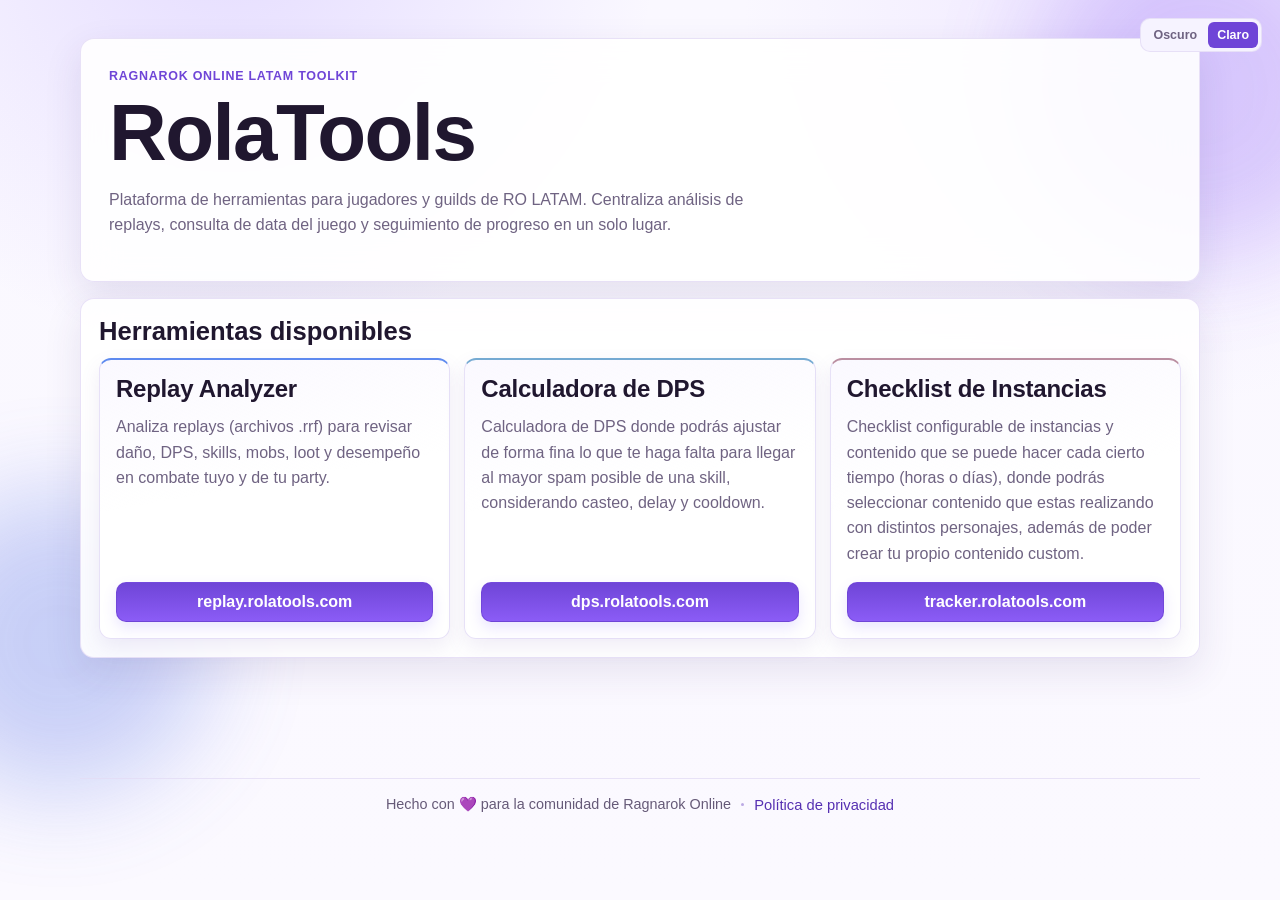
<file: index.html>
<!doctype html>
<html lang="es" data-theme="dark" style="color-scheme: dark;">
  <head>
    <meta charset="UTF-8" />
    <meta name="viewport" content="width=device-width, initial-scale=1.0" />
    <title>RolaTools | Índice</title>
    <link rel="canonical" href="https://rolatools.com/" />
    <meta name="referrer" content="strict-origin-when-cross-origin" />
    <meta
      http-equiv="Content-Security-Policy"
      content="default-src 'self'; script-src 'self' 'unsafe-inline'; style-src 'self' 'unsafe-inline'; img-src 'self' data: https:; object-src 'none'; base-uri 'self'; frame-ancestors 'none'; form-action 'none'; upgrade-insecure-requests"
    />
    <meta
      name="description"
      content="RolaTools es un conjunto de herramientas para la comunidad de Ragnarok Online LATAM, donde podrás encontrar analizador de replays, calculadora de DPS, checklist de instancias, entre otras herramientas."
    />
    <link rel="icon" href="./icon.svg" type="image/svg+xml" />
    <link rel="shortcut icon" href="./icon.svg" type="image/svg+xml" />

    <meta property="og:type" content="website" />
    <meta property="og:title" content="RolaTools | Índice" />
    <meta
      property="og:description"
      content="RolaTools centraliza Herramientas como Replay Analyzer, Calculadora de DPS y Checklist de Instancias para Ragnarok Online LATAM."
    />
    <meta property="og:image" content="./og-image.svg" />
    <meta property="og:image:type" content="image/svg+xml" />
    <meta property="og:image:width" content="1200" />
    <meta property="og:image:height" content="630" />

    <meta name="twitter:card" content="summary_large_image" />
    <meta name="twitter:title" content="RolaTools | Índice" />
    <meta
      name="twitter:description"
      content="RolaTools centraliza Herramientas como Replay Analyzer, Calculadora de DPS y Checklist de Instancias para Ragnarok Online LATAM."
    />
    <meta name="twitter:image" content="./og-image.svg" />
    <link rel="stylesheet" href="./styles.css" />
    <script>
      try {
        const stored = localStorage.getItem("theme");
        const theme =
          stored === "light" || stored === "dark"
            ? stored
            : matchMedia("(prefers-color-scheme: light)").matches
              ? "light"
              : "dark";

        document.documentElement.dataset.theme = theme;
        document.documentElement.style.colorScheme = theme;
        if (stored !== theme) localStorage.setItem("theme", theme);
      } catch {}
    </script>
  </head>
  <body>
    <div class="bg-orb bg-orb-a" aria-hidden="true"></div>
    <div class="bg-orb bg-orb-b" aria-hidden="true"></div>

    <div class="theme-toggle-wrap">
      <button type="button" class="theme-toggle" id="theme-toggle" aria-label="Cambiar tema" aria-pressed="false">
        <span class="theme-toggle-option is-active" data-option="dark">Oscuro</span>
        <span class="theme-toggle-option" data-option="light">Claro</span>
      </button>
    </div>

    <main class="shell">
      <header class="hero section">
        <p class="eyebrow">Ragnarok Online LATAM Toolkit</p>
        <h1>RolaTools</h1>
        <p class="hero-copy">
          Plataforma de herramientas para jugadores y guilds de RO LATAM. Centraliza análisis de replays,
          consulta de data del juego y seguimiento de progreso en un solo lugar.
        </p>
      </header>

      <section class="section tools">
        <div class="section-heading">
          <h2>Herramientas disponibles</h2>
        </div>

        <div class="tools-grid">
          <a class="tool-card tool-replay" href="https://replay.rolatools.com/" target="_blank" rel="noopener noreferrer">
            <h3>Replay Analyzer</h3>
            <p>Analiza replays (archivos .rrf) para revisar daño, DPS, skills, mobs, loot y desempeño en combate tuyo y de tu party.</p>
            <span class="result-link">replay.rolatools.com</span>
          </a>

          <a class="tool-card tool-dps" href="https://dps.rolatools.com/" target="_blank" rel="noopener noreferrer">
            <h3>Calculadora de DPS</h3>
            <p>Calculadora de DPS donde podrás ajustar de forma fina lo que te haga falta para llegar al mayor spam posible de una skill, considerando casteo, delay y cooldown.</p>
            <span class="result-link">dps.rolatools.com</span>
          </a>

          <a class="tool-card tool-tracker" href="https://tracker.rolatools.com/" target="_blank" rel="noopener noreferrer">
            <h3>Checklist de Instancias</h3>
            <p>Checklist configurable de instancias y contenido que se puede hacer cada cierto tiempo (horas o días), donde podrás seleccionar contenido que estas realizando con distintos personajes, además de poder crear tu propio contenido custom.</p>
            <span class="result-link">tracker.rolatools.com</span>
          </a>
        </div>
      </section>

      <footer class="site-footer">
        <div class="footer-bottom">
          <p>Hecho con <span class="footer-heart" aria-hidden="true">💜</span> para la comunidad de Ragnarok Online</p>
          <span class="footer-dot" aria-hidden="true"></span>
          <a href="/privacy.html" class="footer-link">Política de privacidad</a>
        </div>
      </footer>
    </main>

    <script>
      (function () {
        const toggle = document.getElementById("theme-toggle");
        const options = {
          dark: toggle.querySelector('[data-option="dark"]'),
          light: toggle.querySelector('[data-option="light"]')
        };

        function getTheme() {
          return document.documentElement.dataset.theme === "light" ? "light" : "dark";
        }

        function setActive(theme) {
          const isLight = theme === "light";
          options.dark.classList.toggle("is-active", !isLight);
          options.light.classList.toggle("is-active", isLight);
          toggle.setAttribute("aria-pressed", String(isLight));
          toggle.setAttribute("aria-label", isLight ? "Cambiar a modo oscuro" : "Cambiar a modo claro");
        }

        function applyTheme(nextTheme) {
          document.documentElement.dataset.theme = nextTheme;
          document.documentElement.style.colorScheme = nextTheme;
          localStorage.setItem("theme", nextTheme);
          setActive(nextTheme);
        }

        setActive(getTheme());
        toggle.addEventListener("click", function () {
          applyTheme(getTheme() === "light" ? "dark" : "light");
        });
      })();
    </script>
  </body>
</html>
</file>
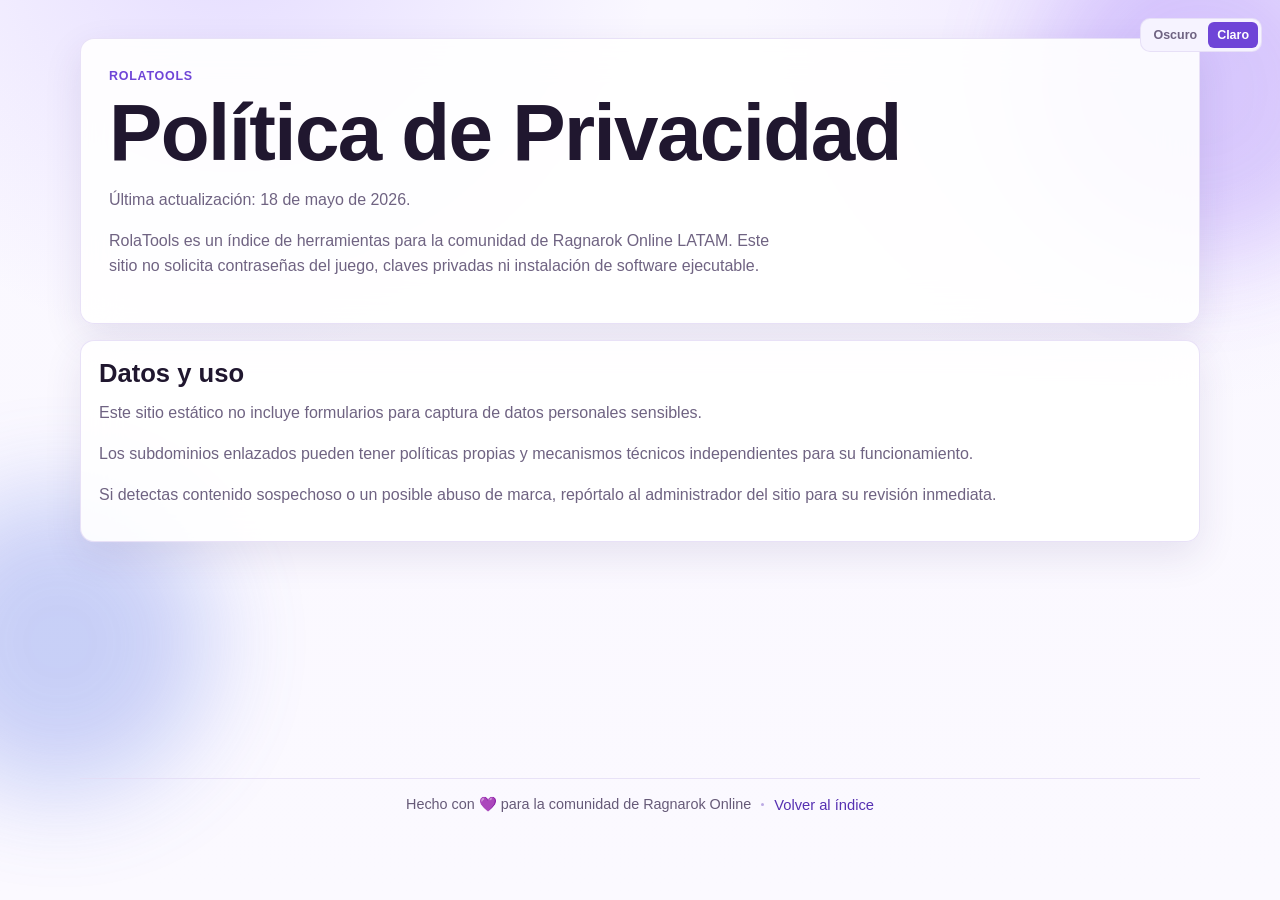
<file: privacy.html>
<!doctype html>
<html lang="es" data-theme="dark" style="color-scheme: dark;">
  <head>
    <meta charset="UTF-8" />
    <meta name="viewport" content="width=device-width, initial-scale=1.0" />
    <title>RolaTools | Política de Privacidad</title>
    <link rel="canonical" href="https://rolatools.com/privacy.html" />
    <meta name="referrer" content="strict-origin-when-cross-origin" />
    <meta
      http-equiv="Content-Security-Policy"
      content="default-src 'self'; script-src 'self' 'unsafe-inline'; style-src 'self' 'unsafe-inline'; img-src 'self' data: https:; object-src 'none'; base-uri 'self'; frame-ancestors 'none'; form-action 'none'; upgrade-insecure-requests"
    />
    <meta
      name="description"
      content="Política de privacidad de RolaTools y lineamientos de uso de sus herramientas."
    />
    <link rel="icon" href="./icon.svg" type="image/svg+xml" />
    <link rel="stylesheet" href="./styles.css" />
    <script>
      try {
        const stored = localStorage.getItem("theme");
        const theme =
          stored === "light" || stored === "dark"
            ? stored
            : matchMedia("(prefers-color-scheme: light)").matches
              ? "light"
              : "dark";

        document.documentElement.dataset.theme = theme;
        document.documentElement.style.colorScheme = theme;
        if (stored !== theme) localStorage.setItem("theme", theme);
      } catch {}
    </script>
  </head>
  <body>
    <div class="bg-orb bg-orb-a" aria-hidden="true"></div>
    <div class="bg-orb bg-orb-b" aria-hidden="true"></div>

    <div class="theme-toggle-wrap">
      <button type="button" class="theme-toggle" id="theme-toggle" aria-label="Cambiar tema" aria-pressed="false">
        <span class="theme-toggle-option is-active" data-option="dark">Oscuro</span>
        <span class="theme-toggle-option" data-option="light">Claro</span>
      </button>
    </div>

    <main class="shell">
      <section class="section hero">
        <p class="eyebrow">RolaTools</p>
        <h1>Política de Privacidad</h1>
        <p class="hero-copy">Última actualización: 18 de mayo de 2026.</p>
        <p class="hero-copy">
          RolaTools es un índice de herramientas para la comunidad de Ragnarok Online LATAM. Este sitio no solicita
          contraseñas del juego, claves privadas ni instalación de software ejecutable.
        </p>
      </section>

      <section class="section tools">
        <div class="section-heading">
          <h2>Datos y uso</h2>
        </div>
        <p>Este sitio estático no incluye formularios para captura de datos personales sensibles.</p>
        <p>
          Los subdominios enlazados pueden tener políticas propias y mecanismos técnicos independientes para su
          funcionamiento.
        </p>
        <p>
          Si detectas contenido sospechoso o un posible abuso de marca, repórtalo al administrador del sitio para su
          revisión inmediata.
        </p>
      </section>

      <footer class="site-footer">
        <div class="footer-bottom">
          <p>Hecho con <span class="footer-heart" aria-hidden="true">💜</span> para la comunidad de Ragnarok Online</p>
          <span class="footer-dot" aria-hidden="true"></span>
          <a href="/index.html" class="footer-link">Volver al índice</a>
        </div>
      </footer>
    </main>

    <script>
      (function () {
        const toggle = document.getElementById("theme-toggle");
        const options = {
          dark: toggle.querySelector('[data-option="dark"]'),
          light: toggle.querySelector('[data-option="light"]')
        };

        function getTheme() {
          return document.documentElement.dataset.theme === "light" ? "light" : "dark";
        }

        function setActive(theme) {
          const isLight = theme === "light";
          options.dark.classList.toggle("is-active", !isLight);
          options.light.classList.toggle("is-active", isLight);
          toggle.setAttribute("aria-pressed", String(isLight));
          toggle.setAttribute("aria-label", isLight ? "Cambiar a modo oscuro" : "Cambiar a modo claro");
        }

        function applyTheme(nextTheme) {
          document.documentElement.dataset.theme = nextTheme;
          document.documentElement.style.colorScheme = nextTheme;
          localStorage.setItem("theme", nextTheme);
          setActive(nextTheme);
        }

        setActive(getTheme());
        toggle.addEventListener("click", function () {
          applyTheme(getTheme() === "light" ? "dark" : "light");
        });
      })();
    </script>
  </body>
</html>
</file>
<file: styles.css>
:root {
  color-scheme: dark;
  --bg: #100d18;
  --bg-radial: radial-gradient(circle at 18% -8%, rgb(139 92 246 / 0.26), transparent 31%),
    radial-gradient(circle at 90% 0%, rgb(190 166 255 / 0.12), transparent 27%);
  --panel: #171321;
  --panel-2: #211a31;
  --panel-3: #120f1a;
  --line: #33294b;
  --line-strong: #5b4a81;
  --text: #f7f3ff;
  --muted: #bcb2cf;
  --accent: #9b7cff;
  --accent-strong: #c9b8ff;
  --accent-soft: #7c5cff;
  --accent-text: #120828;
  --shadow: 0 10px 26px rgb(6 3 16 / 0.2);
  --shadow-soft: 0 4px 14px rgb(91 70 150 / 0.1);
  --radius: 14px;
}

[data-theme="light"] {
  color-scheme: light;
  --bg: #faf8ff;
  --bg-radial: radial-gradient(circle at 18% -8%, rgb(155 124 255 / 0.22), transparent 30%),
    radial-gradient(circle at 90% 0%, rgb(215 196 255 / 0.32), transparent 28%);
  --panel: #ffffff;
  --panel-2: #f4f0ff;
  --panel-3: #fbf9ff;
  --line: #e4dcf6;
  --line-strong: #bba9e4;
  --text: #20172f;
  --muted: #6f6382;
  --accent: #6f45d7;
  --accent-strong: #5630b2;
  --accent-soft: #8b5cf6;
  --accent-text: #ffffff;
  --shadow: 0 14px 38px rgb(67 42 120 / 0.11);
  --shadow-soft: 0 8px 20px rgb(108 78 170 / 0.1);
}

* {
  box-sizing: border-box;
}

body {
  margin: 0;
  background: var(--bg-radial), linear-gradient(180deg, var(--bg), var(--panel-3));
  color: var(--text);
  font-family: "Geist", "Aptos", "Segoe UI", "Helvetica Neue", sans-serif;
  min-height: 100svh;
  display: flex;
  flex-direction: column;
  transition: background 220ms ease, color 220ms ease;
  overflow-x: hidden;
  position: relative;
  isolation: isolate;
}

a {
  color: inherit;
}

h1,
h2,
h3,
p {
  margin-top: 0;
}

h1 {
  font-size: clamp(2.2rem, 7vw, 5rem);
  font-weight: 850;
  line-height: 0.95;
  margin-bottom: 1rem;
  letter-spacing: -0.02em;
}

h2 {
  font-size: clamp(1.2rem, 2vw, 1.6rem);
  margin: 0;
}

h3 {
  font-size: 1.5rem;
  margin-bottom: 0.7rem;
  line-height: 1.12;
  letter-spacing: -0.01em;
  color: var(--text);
  font-weight: 800;
}

p {
  color: var(--muted);
  line-height: 1.58;
}

.shell {
  width: min(1120px, calc(100vw - 32px));
  margin: 0 auto;
  padding: 38px 0 64px;
  position: relative;
  z-index: 1;
  flex: 1;
  display: flex;
  flex-direction: column;
}

.bg-orb {
  position: fixed;
  pointer-events: none;
  border-radius: 999px;
  filter: blur(50px);
  opacity: 0.42;
  z-index: -1;
}

.bg-orb-a {
  width: 340px;
  height: 340px;
  right: -90px;
  top: -80px;
  background: color-mix(in srgb, var(--accent-soft) 62%, transparent);
}

.bg-orb-b {
  width: 300px;
  height: 300px;
  left: -90px;
  bottom: 12vh;
  background: color-mix(in srgb, #42d0ff 28%, var(--accent) 48%);
}

.section {
  backdrop-filter: blur(18px);
  background: color-mix(in srgb, var(--panel) 90%, transparent);
  border: 1px solid color-mix(in srgb, var(--line) 84%, transparent);
  border-radius: var(--radius);
  box-shadow: var(--shadow);
}

.hero {
  padding: 28px;
  margin-bottom: 16px;
  position: relative;
  overflow: hidden;
}

.hero-copy {
  max-width: 75ch;
  margin-bottom: 1rem;
}

.hero-pills {
  display: flex;
  flex-wrap: wrap;
  gap: 8px;
}

.pill {
  display: inline-flex;
  align-items: center;
  min-height: 28px;
  padding: 0.35rem 0.66rem;
  border-radius: 999px;
  border: 1px solid color-mix(in srgb, var(--line-strong) 65%, transparent);
  background: color-mix(in srgb, var(--panel-2) 68%, transparent);
  color: color-mix(in srgb, var(--text) 90%, var(--muted));
  font-size: 0.8rem;
  font-weight: 700;
}

.tools {
  padding: 18px;
}

.section-heading {
  margin-bottom: 12px;
}

.tools-grid {
  display: grid;
  gap: 14px;
  grid-template-columns: repeat(3, minmax(0, 1fr));
}

.tool-card {
  display: flex;
  flex-direction: column;
  padding: 16px;
  min-height: 280px;
  border-radius: 12px;
  border: 1px solid color-mix(in srgb, var(--line) 86%, transparent);
  background: linear-gradient(
      170deg,
      color-mix(in srgb, var(--panel-2) 42%, transparent),
      transparent 45%
    ),
    color-mix(in srgb, var(--panel) 93%, transparent);
  box-shadow: var(--shadow-soft);
  transition: transform 180ms ease, border-color 180ms ease, box-shadow 180ms ease;
  text-decoration: none;
}

.tool-card:hover {
  transform: translateY(-4px);
  border-color: color-mix(in srgb, var(--accent) 60%, var(--line));
  box-shadow: 0 14px 26px rgb(20 10 50 / 0.2);
}

.tool-card p {
  margin-bottom: 1rem;
}

.tool-card p:last-of-type {
  flex: 1;
}

.result-link {
  align-items: center;
  border: 1px solid color-mix(in srgb, var(--accent) 78%, transparent);
  border-radius: 10px;
  color: var(--accent-text);
  display: inline-flex;
  font-weight: 700;
  justify-content: center;
  min-height: 40px;
  padding: 0.58rem 0.8rem;
  text-decoration: none;
  background: linear-gradient(180deg, var(--accent), var(--accent-soft));
  box-shadow: 0 6px 14px rgb(124 92 255 / 0.16);
  transition: background 160ms ease, border-color 160ms ease, color 160ms ease;
  width: 100%;
}

.result-link:hover {
  filter: brightness(1.06);
  box-shadow: 0 8px 18px rgb(124 92 255 / 0.22);
}

.tool-replay {
  border-top: 2px solid color-mix(in srgb, #53b8ff 60%, var(--accent));
}

.tool-dps {
  border-top: 2px solid color-mix(in srgb, #7af3cf 58%, var(--accent));
}

.tool-tracker {
  border-top: 2px solid color-mix(in srgb, #ffd26f 52%, var(--accent));
}

.eyebrow {
  color: var(--accent);
  font-size: 0.78rem;
  font-weight: 700;
  margin: 0 0 8px;
  text-transform: uppercase;
  letter-spacing: 0.06em;
}

button:focus-visible,
.tool-card:focus-visible,
.theme-toggle:focus-visible {
  outline: 3px solid color-mix(in srgb, var(--accent) 48%, transparent);
  outline-offset: 3px;
}

.theme-toggle-wrap {
  position: fixed;
  right: 18px;
  top: 18px;
  z-index: 20;
}

.theme-toggle {
  border: 1px solid color-mix(in srgb, var(--line) 80%, transparent);
  border-radius: 10px;
  background: color-mix(in srgb, var(--panel-2) 78%, var(--panel));
  box-shadow: none;
  color: var(--text);
  display: inline-flex;
  align-items: center;
  gap: 2px;
  height: 34px;
  min-height: 34px;
  padding: 3px;
  cursor: pointer;
}

.theme-toggle:hover {
  border-color: var(--accent);
}

.theme-toggle-option {
  border-radius: 6px;
  color: var(--muted);
  font-size: 0.78rem;
  font-weight: 700;
  line-height: 1;
  padding: 7px 9px;
  transition: background 160ms ease, color 160ms ease;
}

.theme-toggle-option.is-active {
  background: var(--accent);
  color: var(--accent-text);
}

.site-footer {
  margin-top: auto;
  padding-top: 24px;
  padding-bottom: 20px;
}

.footer-bottom {
  border-top: 1px solid color-mix(in srgb, var(--line) 80%, transparent);
  display: flex;
  align-items: center;
  justify-content: center;
  gap: 10px;
  margin-top: 16px;
  padding-top: 14px;
}

.footer-bottom p {
  margin: 0;
  color: color-mix(in srgb, var(--muted) 88%, var(--text));
  font-size: 0.9rem;
}

.footer-dot {
  width: 3px;
  height: 3px;
  border-radius: 999px;
  background: var(--line-strong);
}

.footer-link {
  color: var(--accent-strong);
  font-size: 0.92rem;
  text-decoration: none;
}

.footer-link:hover {
  text-decoration: underline;
}

.footer-heart {
  color: var(--accent);
}

@media (max-width: 980px) {
  .tools-grid {
    grid-template-columns: 1fr;
  }

  .tool-card {
    min-height: 0;
  }

  .hero {
    padding: 22px;
  }

  .footer-bottom {
    flex-wrap: wrap;
  }

  .footer-dot {
    display: none;
  }
}
</file>
